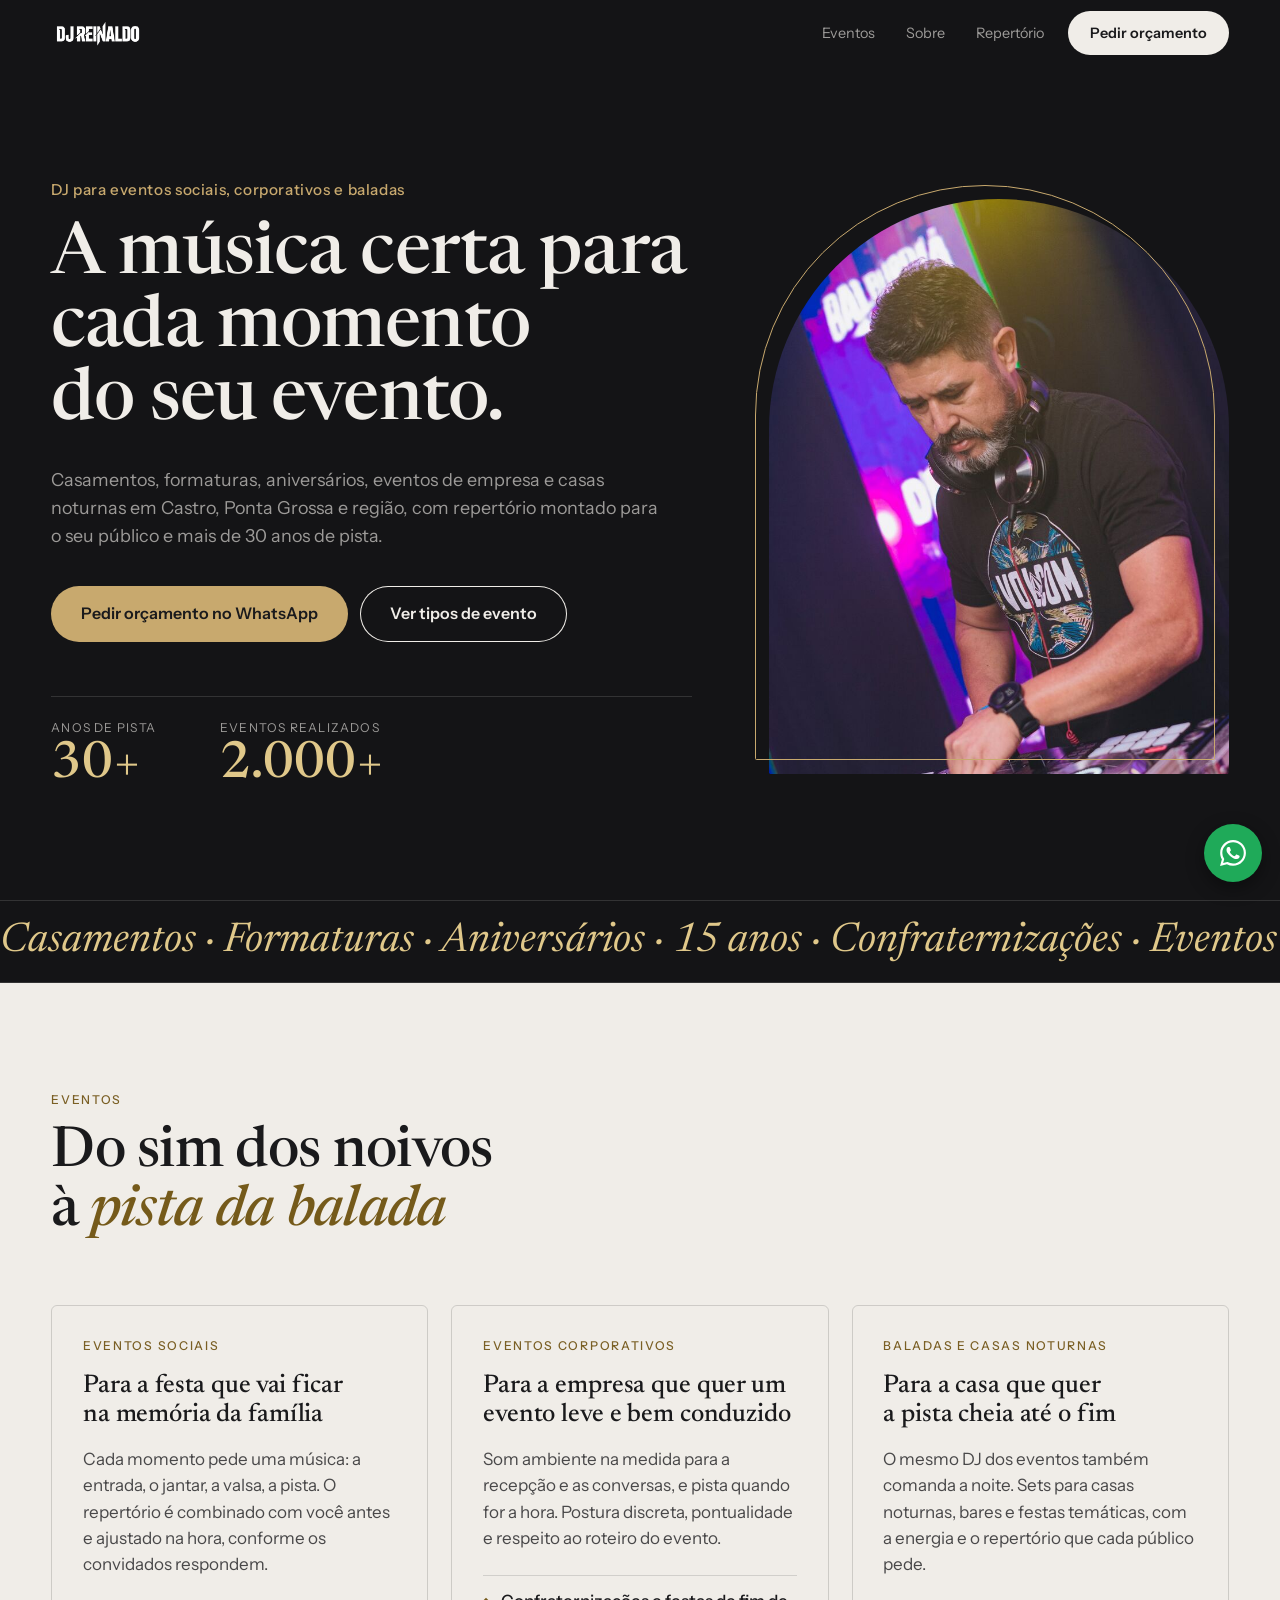
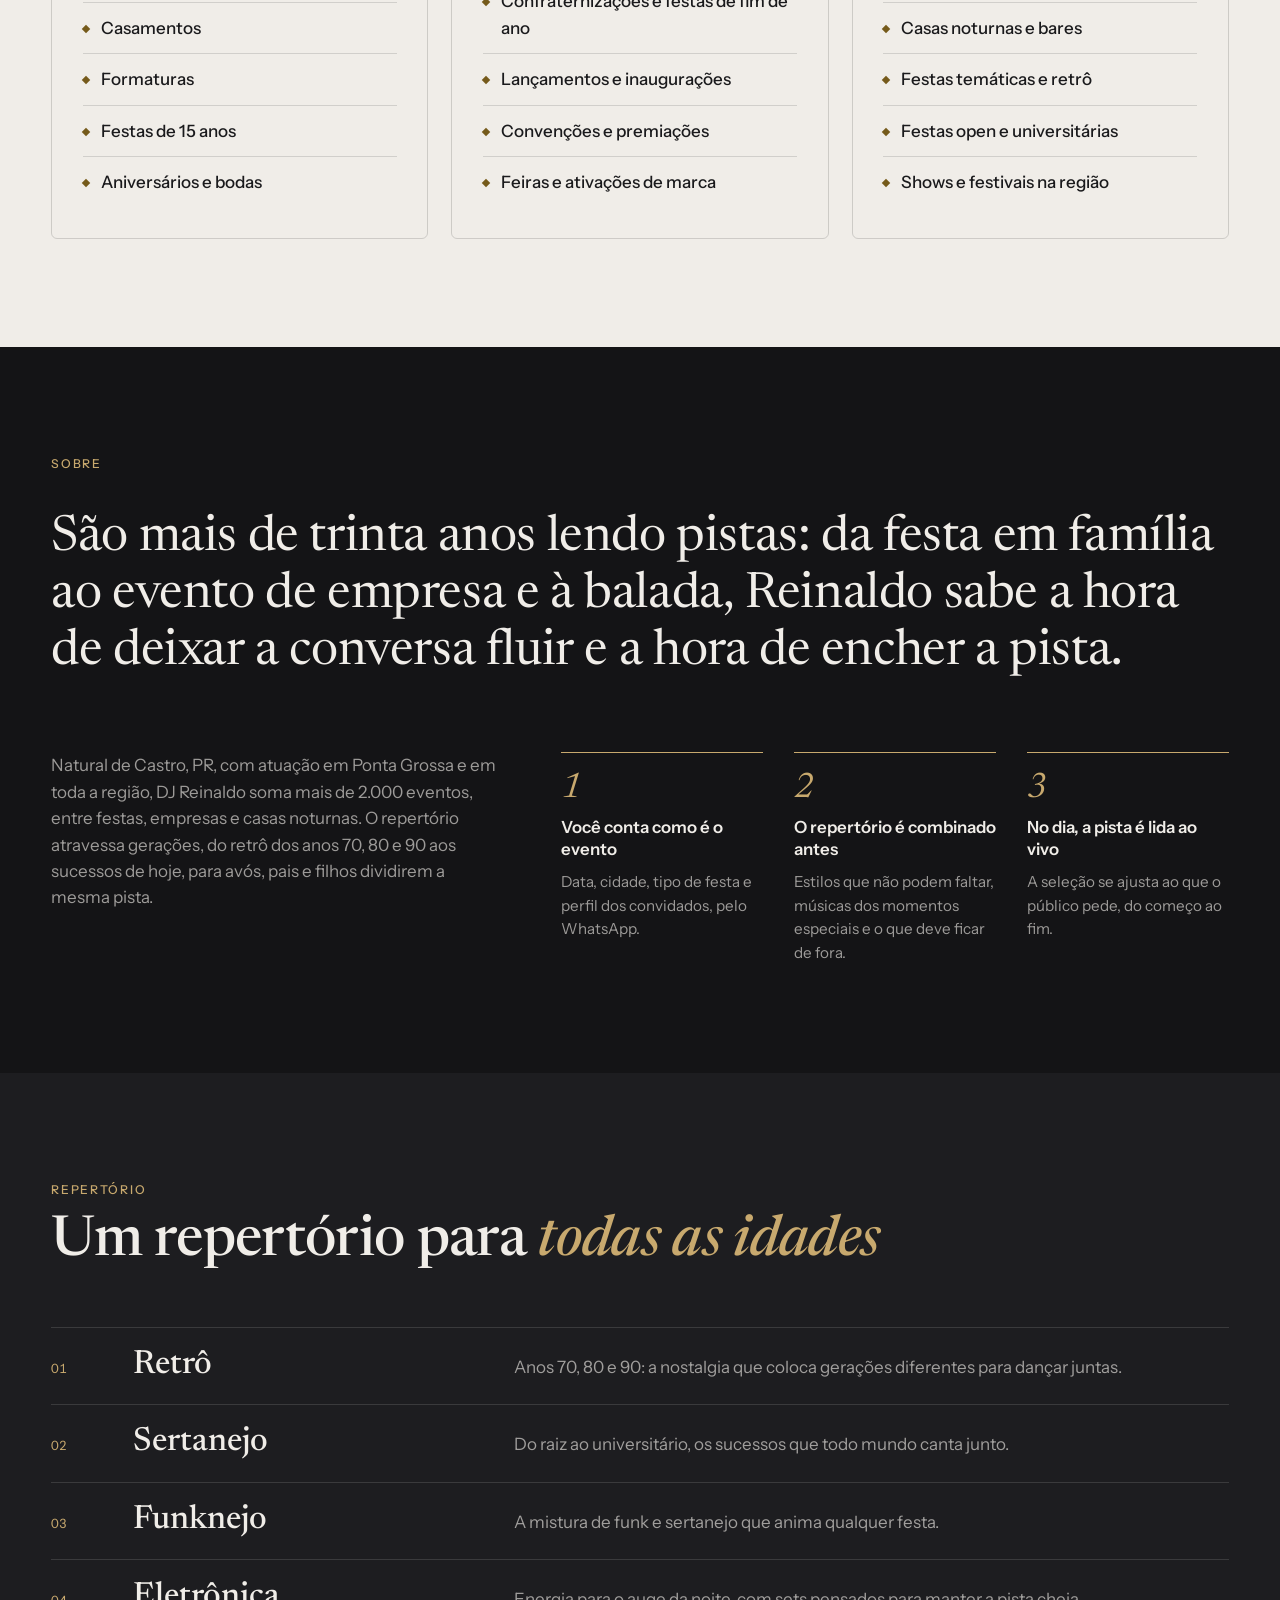
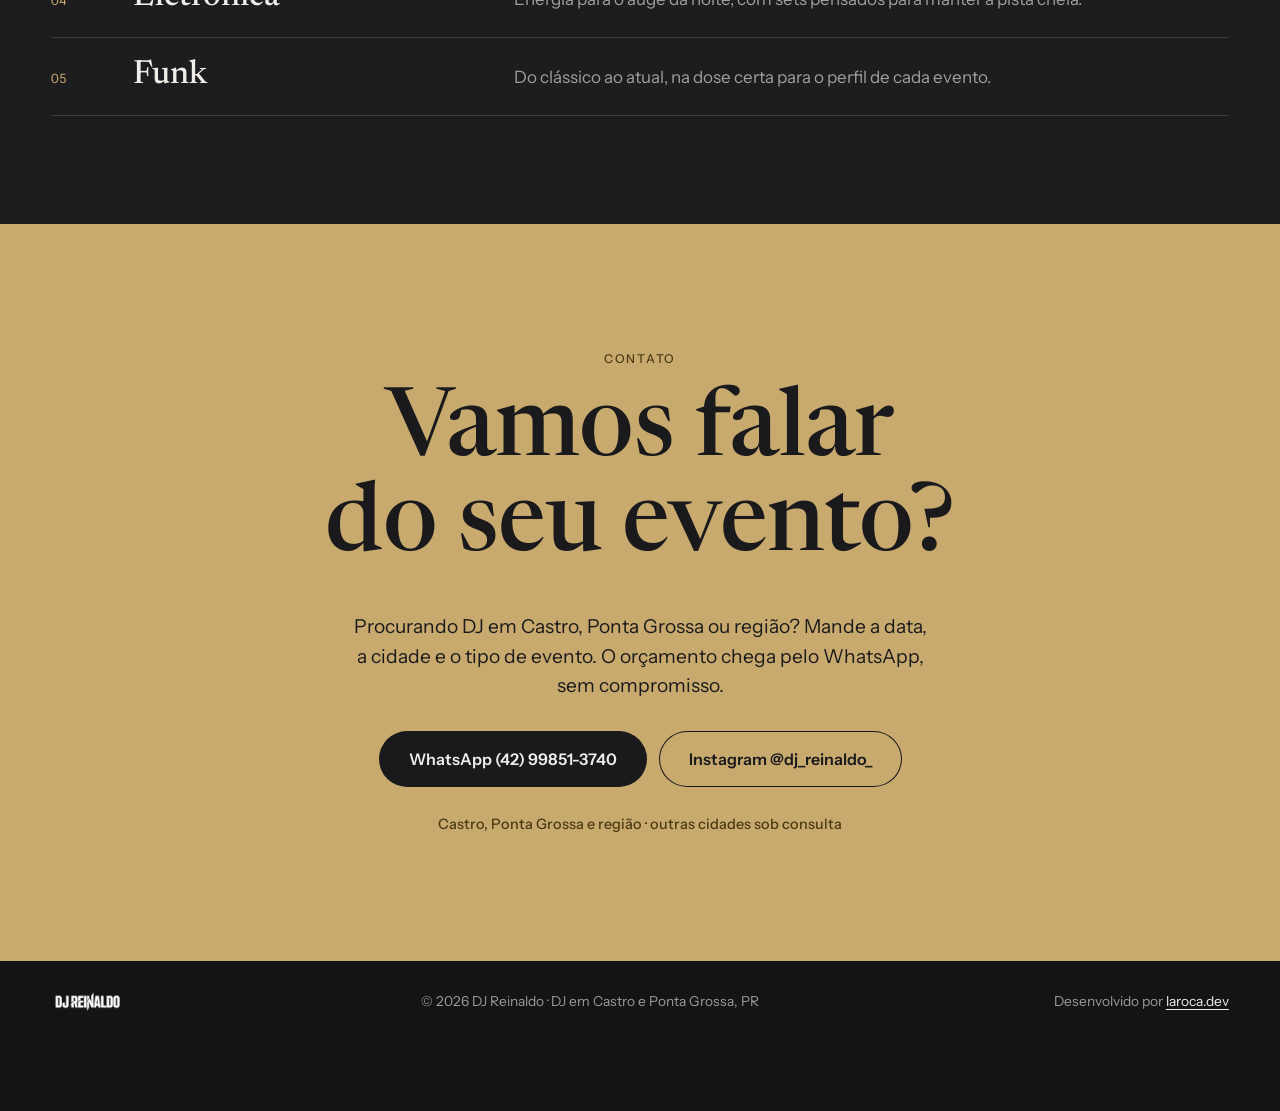
<file: index.html>
<!DOCTYPE html>
<html lang="pt-BR">
<head>
  <meta charset="UTF-8">
  <meta name="viewport" content="width=device-width, initial-scale=1">
  <meta name="theme-color" content="#141416">
  <meta name="description" content="DJ Reinaldo: DJ em Castro e Ponta Grossa, PR, para casamentos, formaturas, eventos corporativos e baladas. Mais de 30 anos de pista e 2.000 eventos.">
  <title>DJ Reinaldo | DJ em Castro e Ponta Grossa, PR: casamentos, empresas e baladas</title>
  <meta property="og:title" content="DJ Reinaldo | DJ para casamentos, eventos corporativos e baladas em Castro e Ponta Grossa, PR">
  <meta property="og:description" content="Mais de 30 anos de pista e 2.000 eventos. Casamentos, formaturas, aniversários, eventos corporativos e casas noturnas em Castro, Ponta Grossa e região.">
  <meta property="og:site_name" content="DJ Reinaldo">
  <meta property="og:image" content="https://djreinaldo.com.br/assets/images/og_img.png">
  <meta property="og:url" content="https://djreinaldo.com.br/">
  <meta property="og:type" content="website">
  <meta property="og:locale" content="pt_BR">
  <meta name="twitter:card" content="summary_large_image">
  <link rel="canonical" href="https://djreinaldo.com.br/">
  <link rel="icon" type="image/svg+xml" href="favicon.svg">
  <link rel="preconnect" href="https://fonts.googleapis.com">
  <link rel="preconnect" href="https://fonts.gstatic.com" crossorigin>
  <link href="https://fonts.googleapis.com/css2?family=Newsreader:ital,opsz,wght@0,6..72,400..600;1,6..72,400..600&family=Instrument+Sans:wght@400;500;600&display=swap" rel="stylesheet">
  <link rel="preload" as="image" href="assets/images/foto-hero.jpg">
  <link rel="stylesheet" href="css/style.css?v=2.5.0">
  <script>document.documentElement.classList.add('js')</script>
  <script type="application/ld+json">
{
  "@context": "https://schema.org",
  "@graph": [
    {
      "@type": "WebSite",
      "@id": "https://djreinaldo.com.br/#site",
      "url": "https://djreinaldo.com.br/",
      "name": "DJ Reinaldo",
      "inLanguage": "pt-BR"
    },
    {
      "@type": "EntertainmentBusiness",
      "@id": "https://djreinaldo.com.br/#dj",
      "name": "DJ Reinaldo",
      "description": "DJ em Castro e Ponta Grossa, PR, para casamentos, formaturas, aniversários, eventos corporativos e casas noturnas. Mais de 30 anos de pista e 2.000 eventos.",
      "url": "https://djreinaldo.com.br/",
      "image": "https://djreinaldo.com.br/assets/images/og_img.png",
      "logo": "https://djreinaldo.com.br/assets/images/logo.png",
      "telephone": "+55-42-99851-3740",
      "address": {
        "@type": "PostalAddress",
        "addressLocality": "Castro",
        "addressRegion": "PR",
        "addressCountry": "BR"
      },
      "areaServed": [
        {
          "@type": "City",
          "name": "Castro, PR"
        },
        {
          "@type": "City",
          "name": "Ponta Grossa, PR"
        },
        {
          "@type": "State",
          "name": "Paraná"
        }
      ],
      "knowsAbout": [
        "DJ para casamento",
        "DJ para formatura",
        "DJ para festa de 15 anos",
        "DJ para aniversário",
        "DJ para evento corporativo",
        "DJ para balada"
      ],
      "sameAs": [
        "https://instagram.com/dj_reinaldo_"
      ]
    }
  ]
}
  </script>
</head>
<body>
  <a class="skip" href="#conteudo">Pular para o conteúdo</a>

  <header class="top">
    <a class="top-logo" href="#conteudo" aria-label="DJ Reinaldo, início"><img src="assets/images/logo.png" alt="" width="2784" height="1052"></a>
    <nav class="top-nav" aria-label="Principal">
      <a href="#eventos">Eventos</a>
      <a href="#sobre">Sobre</a>
      <a href="#repertorio">Repertório</a>
      <a href="#galeria">Galeria</a>
    </nav>
    <a class="pill" href="#contato">Pedir orçamento</a>
  </header>

  <main id="conteudo">
    <section class="hero">
      <div class="hero-txt">
        <p class="tag">DJ para eventos sociais, corporativos e baladas</p>
        <h1 data-split="words">A música certa para cada momento do seu evento.</h1>
        <p class="hero-sub">Casamentos, formaturas, aniversários, eventos de empresa e casas noturnas em Castro, Ponta Grossa e região, com repertório montado para o seu público e mais de 30 anos de pista.</p>
        <div class="hero-acoes">
          <a class="pill pill-ouro pill-lg" href="https://wa.me/5542998513740?text=Ol%C3%A1%20DJ%20Reinaldo!%20Gostaria%20de%20um%20or%C3%A7amento.%20Data%20do%20evento%3A%20%20%7C%20Cidade%3A%20%20%7C%20Tipo%20de%20evento%3A%20" target="_blank" rel="noopener">Pedir orçamento no WhatsApp</a>
          <a class="pill pill-linha pill-lg" href="#eventos">Ver tipos de evento</a>
        </div>
        <dl class="stats">
          <div><dt>Anos de pista</dt><dd>30+</dd></div>
          <div><dt>Eventos realizados</dt><dd>2.000+</dd></div>
        </dl>
      </div>
      <figure class="hero-foto">
        <img src="assets/images/foto-hero.jpg" alt="DJ Reinaldo tocando numa mesa de som" width="800" height="1200" fetchpriority="high">
      </figure>
    </section>

    <!-- 4 cópias iguais: a animação anda exatamente 1 cópia e recomeça, sem emenda -->
    <div class="rolante" aria-hidden="true"><div><span>Casamentos · Formaturas · Aniversários · 15 anos · Confraternizações · Eventos corporativos · Baladas · </span><span>Casamentos · Formaturas · Aniversários · 15 anos · Confraternizações · Eventos corporativos · Baladas · </span><span>Casamentos · Formaturas · Aniversários · 15 anos · Confraternizações · Eventos corporativos · Baladas · </span><span>Casamentos · Formaturas · Aniversários · 15 anos · Confraternizações · Eventos corporativos · Baladas · </span></div></div>

    <section class="eventos" id="eventos">
      <div class="wrap">
        <div class="cab">
          <p class="tag">Eventos</p>
          <h2 class="titulo">Do sim dos noivos à <em>pista da balada</em></h2>
        </div>
        <div class="duplo">
          <article class="bloco" data-rev>
            <p class="tag">Eventos sociais</p>
            <h3>Para a festa que vai ficar na memória da família</h3>
            <p>Cada momento pede uma música: a entrada, o jantar, a valsa, a pista. O repertório é combinado com você antes e ajustado na hora, conforme os convidados respondem.</p>
            <ul>
              <li>Casamentos</li>
              <li>Formaturas</li>
              <li>Festas de 15 anos</li>
              <li>Aniversários e bodas</li>
            </ul>
          </article>
          <article class="bloco" data-rev>
            <p class="tag">Eventos corporativos</p>
            <h3>Para a empresa que quer um evento leve e bem conduzido</h3>
            <p>Som ambiente na medida para a recepção e as conversas, e pista quando for a hora. Postura discreta, pontualidade e respeito ao roteiro do evento.</p>
            <ul>
              <li>Confraternizações e festas de fim de ano</li>
              <li>Lançamentos e inaugurações</li>
              <li>Convenções e premiações</li>
              <li>Feiras e ativações de marca</li>
            </ul>
          </article>
          <article class="bloco" data-rev>
            <p class="tag">Baladas e casas noturnas</p>
            <h3>Para a casa que quer a pista cheia até o fim</h3>
            <p>O mesmo DJ dos eventos também comanda a noite. Sets para casas noturnas, bares e festas temáticas, com a energia e o repertório que cada público pede.</p>
            <ul>
              <li>Casas noturnas e bares</li>
              <li>Festas temáticas e retrô</li>
              <li>Festas open e universitárias</li>
              <li>Shows e festivais na região</li>
            </ul>
          </article>
        </div>
      </div>
    </section>

    <section class="sobre wrap" id="sobre">
      <p class="tag">Sobre</p>
      <p class="statement" data-split="words" data-scrub>São mais de trinta anos lendo pistas: da festa em família ao evento de empresa e à balada, Reinaldo sabe a hora de deixar a conversa fluir e a hora de encher a pista.</p>
      <div class="sobre-foot">
        <p data-rev>Natural de Castro, PR, com atuação em Ponta Grossa e em toda a região, DJ Reinaldo soma mais de 2.000 eventos, entre festas, empresas e casas noturnas. O repertório atravessa gerações, do retrô dos anos 70, 80 e 90 aos sucessos de hoje, para avós, pais e filhos dividirem a mesma pista.</p>
        <ol class="passos">
          <li data-rev><span>1</span><h3>Você conta como é o evento</h3><p>Data, cidade, tipo de festa e perfil dos convidados, pelo WhatsApp.</p></li>
          <li data-rev><span>2</span><h3>O repertório é combinado antes</h3><p>Estilos que não podem faltar, músicas dos momentos especiais e o que deve ficar de fora.</p></li>
          <li data-rev><span>3</span><h3>No dia, a pista é lida ao vivo</h3><p>A seleção se ajusta ao que o público pede, do começo ao fim.</p></li>
        </ol>
      </div>
    </section>

    <section class="repertorio" id="repertorio">
      <div class="wrap">
        <div class="cab">
          <p class="tag">Repertório</p>
          <h2 class="titulo">Um repertório para <em>todas as idades</em></h2>
        </div>
        <ol class="faixas">
          <li><span>01</span><h3>Retrô</h3><p>Anos 70, 80 e 90: a nostalgia que coloca gerações diferentes para dançar juntas.</p></li>
          <li><span>02</span><h3>Sertanejo</h3><p>Do raiz ao universitário, os sucessos que todo mundo canta junto.</p></li>
          <li><span>03</span><h3>Funknejo</h3><p>A mistura de funk e sertanejo que anima qualquer festa.</p></li>
          <li><span>04</span><h3>Eletrônica</h3><p>Energia para o auge da noite, com sets pensados para manter a pista cheia.</p></li>
          <li><span>05</span><h3>Funk</h3><p>Do clássico ao atual, na dose certa para o perfil de cada evento.</p></li>
        </ol>
      </div>
    </section>

    <section class="galeria wrap" id="galeria">
      <div class="cab">
        <p class="tag">Galeria</p>
        <h2 class="titulo">Momentos <em>de pista</em></h2>
      </div>
      <!-- Grade 3x3 montada pelo js/main.js com as fotos do galeria.json publicado pela Central (R2); clique abre o visor. -->
      <div class="grade"></div>
    </section>

    <section class="contato" id="contato">
      <div class="wrap">
        <p class="tag">Contato</p>
        <h2 class="mega" data-split="words">Vamos falar do seu evento?</h2>
        <p class="contato-txt" data-rev>Procurando DJ em Castro, Ponta Grossa ou região? Mande a data, a cidade e o tipo de evento. O orçamento chega pelo WhatsApp, sem compromisso.</p>
        <div class="contato-acoes" data-rev>
          <a class="pill pill-ouro pill-lg" href="https://wa.me/5542998513740?text=Ol%C3%A1%20DJ%20Reinaldo!%20Gostaria%20de%20um%20or%C3%A7amento.%20Data%20do%20evento%3A%20%20%7C%20Cidade%3A%20%20%7C%20Tipo%20de%20evento%3A%20" target="_blank" rel="noopener">WhatsApp (42) 99851-3740</a>
          <a class="pill pill-linha pill-lg" href="https://instagram.com/dj_reinaldo_" target="_blank" rel="noopener">Instagram @dj_reinaldo_</a>
        </div>
        <p class="contato-area" data-rev>Castro, Ponta Grossa e região · outras cidades sob consulta</p>
      </div>
    </section>
  </main>

  <footer class="rodape wrap">
    <img src="assets/images/logo.png" alt="DJ Reinaldo" width="2784" height="1052" loading="lazy">
    <p>© <span id="ano">2026</span> DJ Reinaldo · DJ em Castro e Ponta Grossa, PR</p>
    <p>Desenvolvido por <a href="https://laroca.dev" target="_blank" rel="noopener">laroca.dev</a></p>
  </footer>

  <a class="zap" href="https://wa.me/5542998513740?text=Ol%C3%A1%20DJ%20Reinaldo!%20Gostaria%20de%20um%20or%C3%A7amento." target="_blank" rel="noopener" aria-label="Falar com o DJ Reinaldo no WhatsApp">
    <svg viewBox="0 0 24 24" width="26" height="26" aria-hidden="true"><path fill="currentColor" d="M17.47 14.38c-.3-.15-1.76-.87-2.03-.97-.27-.1-.47-.15-.67.15-.2.3-.77.97-.94 1.16-.17.2-.35.22-.64.08-.3-.15-1.26-.46-2.4-1.48-.88-.79-1.48-1.76-1.65-2.06-.17-.3-.02-.46.13-.6.13-.14.3-.35.45-.52.15-.18.2-.3.3-.5.1-.2.05-.37-.03-.52-.07-.15-.67-1.61-.91-2.2-.24-.58-.49-.5-.67-.51l-.57-.01c-.2 0-.52.07-.8.37-.27.3-1.04 1.02-1.04 2.48s1.07 2.88 1.21 3.07c.15.2 2.1 3.2 5.08 4.49.71.3 1.26.49 1.7.63.71.22 1.36.19 1.87.12.57-.09 1.76-.72 2-1.42.25-.7.25-1.29.18-1.42-.08-.12-.27-.2-.57-.35M12.05 21.79h-.01a9.87 9.87 0 0 1-5.03-1.38l-.36-.21-3.74.98 1-3.65-.24-.37a9.86 9.86 0 0 1-1.51-5.26c0-5.45 4.44-9.88 9.89-9.88 2.64 0 5.12 1.03 6.99 2.9a9.82 9.82 0 0 1 2.89 6.99c0 5.45-4.44 9.88-9.88 9.88M20.46 3.49A11.82 11.82 0 0 0 12.05 0C5.5 0 .16 5.34.16 11.89c0 2.1.55 4.14 1.59 5.95L.06 24l6.3-1.65a11.88 11.88 0 0 0 5.68 1.45h.01c6.55 0 11.89-5.34 11.89-11.89 0-3.18-1.24-6.17-3.48-8.42"/></svg>
  </a>

  <dialog class="visor" aria-label="Foto ampliada">
    <img alt="" decoding="async">
    <p class="visor-n" aria-live="polite"></p>
    <button class="visor-x" type="button" aria-label="Fechar">×</button>
    <button class="visor-ant" type="button" aria-label="Foto anterior">‹</button>
    <button class="visor-prox" type="button" aria-label="Próxima foto">›</button>
  </dialog>

  <script src="js/main.js?v=2.5.1" defer></script>
</body>
</html>
</file>
<file: css/style.css>
/* DJ Reinaldo v2 — grafite e dourado (identidade do cliente), voltado a quem contrata para eventos sociais e corporativos */
:root {
  --grafite: #141416;
  --grafite2: #1d1d20;
  --papel: #f0ede8;
  --tinta: #1a1a1c;
  --ouro: #c8a96e;
  --ouro-claro: #e0c88a;
  --suave: rgba(240, 237, 232, .62);
  --linha: rgba(240, 237, 232, .14);
  --serif: 'Newsreader', Georgia, 'Times New Roman', serif;
  --sans: 'Instrument Sans', system-ui, sans-serif;
  --gutter: clamp(18px, 4vw, 64px);
  --ease: cubic-bezier(.22, 1, .36, 1);
}

*, *::before, *::after { box-sizing: border-box; margin: 0; padding: 0; }
html { scroll-behavior: smooth; scroll-padding-top: 76px; -webkit-text-size-adjust: 100%; }
body { background: var(--grafite); color: var(--papel); font: 400 1.0625rem/1.55 var(--sans); -webkit-font-smoothing: antialiased; }
img { display: block; max-width: 100%; }
a { color: inherit; text-decoration: none; }
ul, ol { list-style: none; }
button { font: inherit; color: inherit; background: none; border: 0; cursor: pointer; }
:focus-visible { outline: 2px solid var(--ouro-claro); outline-offset: 3px; }
::selection { background: var(--ouro); color: var(--tinta); }

.wrap { padding-inline: var(--gutter); max-width: 1440px; margin-inline: auto; }
.skip { position: fixed; left: 12px; top: -60px; z-index: 100; background: var(--papel); color: var(--tinta); padding: 10px 16px; border-radius: 99px; }
.skip:focus { top: 12px; }
.tag { font-size: .76rem; font-weight: 500; letter-spacing: .14em; text-transform: uppercase; color: var(--ouro); }

.pill {
  display: inline-flex; align-items: center; justify-content: center; min-height: 44px; padding: 0 22px; border-radius: 99px;
  background: var(--papel); color: var(--tinta); font-size: .9rem; font-weight: 600; white-space: nowrap;
  transition: background .25s, color .25s, transform .25s var(--ease);
}
.pill:hover { background: var(--ouro-claro); }
.pill:active { transform: scale(.97); }
.pill-ouro { background: var(--ouro); }
.pill-linha { background: none; color: inherit; box-shadow: inset 0 0 0 1px currentColor; }
.pill-linha:hover { background: var(--papel); color: var(--tinta); }
.pill-lg { min-height: 56px; padding: 0 30px; font-size: 1rem; }

/* ---------- Topo ---------- */
.top { position: fixed; inset: 0 0 auto; z-index: 40; display: flex; align-items: center; gap: 24px; padding: 10px var(--gutter); transition: background .35s; }
.rolou .top { background: rgba(20, 20, 22, .92); border-bottom: 1px solid var(--linha); }
.top-logo img { height: 36px; width: auto; }
.top-nav { display: flex; gap: clamp(16px, 2.4vw, 36px); margin-left: auto; font-size: .9rem; }
.top-nav a { padding: 12px 0; position: relative; color: var(--suave); transition: color .2s; }
.top-nav a::after { content: ''; position: absolute; left: 0; right: 0; bottom: 8px; height: 1px; background: var(--ouro); transform: scaleX(0); transform-origin: left; transition: transform .35s var(--ease); }
.top-nav a:hover { color: var(--papel); }
.top-nav a:hover::after { transform: scaleX(1); }

/* ---------- Hero ---------- */
.hero { min-height: 100svh; display: grid; grid-template-columns: minmax(0, 1.15fr) minmax(0, .85fr); align-items: center; gap: clamp(24px, 5vw, 80px); padding: clamp(96px, 14vh, 140px) var(--gutter) clamp(32px, 6vh, 64px); max-width: 1440px; margin-inline: auto; }
.hero .tag { font-size: .95rem; letter-spacing: .04em; text-transform: none; }
.hero h1 { margin-top: 18px; font: 500 clamp(2.5rem, 5.6vw, 5.4rem)/1.02 var(--serif); letter-spacing: -.012em; text-wrap: balance; }
.hero-sub { margin-top: clamp(18px, 3vh, 30px); max-width: 34em; font-size: clamp(1.05rem, 1.4vw, 1.25rem); color: var(--suave); }
.hero-acoes { margin-top: clamp(24px, 4vh, 40px); display: flex; flex-wrap: wrap; gap: 12px; }
.stats { margin-top: clamp(32px, 6vh, 64px); display: flex; gap: clamp(28px, 5vw, 72px); padding-top: 22px; border-top: 1px solid var(--linha); }
.stats dt { font-size: .76rem; letter-spacing: .1em; text-transform: uppercase; color: var(--suave); }
.stats dd { font: 500 clamp(2.2rem, 4vw, 3.6rem)/1.1 var(--serif); color: var(--ouro-claro); font-variant-numeric: tabular-nums; }
/* retrato em arco, com um fio dourado deslocado */
.hero-foto { position: relative; justify-self: end; width: min(100%, 460px); }
.hero-foto img { width: 100%; height: auto; aspect-ratio: 4 / 5; object-fit: cover; object-position: 40% 20%; border-radius: 999px 999px 6px 6px; }
.hero-foto::before { content: ''; position: absolute; inset: -14px 14px 14px -14px; border: 1px solid var(--ouro); border-radius: 999px 999px 6px 6px; pointer-events: none; }

/* ---------- Faixa de tipos de evento ---------- */
.rolante { overflow: hidden; padding-block: 16px; border-block: 1px solid var(--linha); }
.rolante div { display: flex; width: max-content; animation: rola 34s linear infinite; will-change: transform; }
.rolante span { flex: none; white-space: pre; font: italic 400 clamp(1.5rem, 3.2vw, 2.8rem)/1.2 var(--serif); color: var(--ouro-claro); }
@keyframes rola { to { transform: translateX(-25%); } }

/* ---------- Cabeçalho de seção ---------- */
.cab { display: grid; gap: 14px; }
.titulo { font: 500 clamp(2rem, 4.4vw, 4rem)/1.05 var(--serif); letter-spacing: -.012em; text-wrap: balance; max-width: 15em; }
.titulo em { font-style: italic; color: var(--ouro); }

/* ---------- Eventos (seção clara) ---------- */
.eventos { background: var(--papel); color: var(--tinta); padding-block: clamp(64px, 12vh, 130px); }
.eventos .tag { color: #7a5f24; }
.eventos .titulo em { color: #755a1a; }
.duplo { margin-top: clamp(36px, 7vh, 72px); display: grid; grid-template-columns: repeat(3, 1fr); gap: clamp(14px, 1.8vw, 28px); }
.bloco { display: grid; align-content: start; gap: 16px; padding: clamp(22px, 2.4vw, 38px); border: 1px solid rgba(26, 26, 28, .16); border-radius: 6px; transition: border-color .3s, background .3s; }
.bloco:hover { border-color: #755a1a; background: #f7f4ee; }
.bloco h3 { font: 500 clamp(1.45rem, 2vw, 1.9rem)/1.14 var(--serif); letter-spacing: -.005em; text-wrap: balance; }
.bloco > p:not(.tag) { color: rgba(26, 26, 28, .78); max-width: 34em; }
.bloco ul { margin-top: 8px; }
.bloco li { display: flex; align-items: baseline; gap: 12px; padding: 12px 0; border-top: 1px solid rgba(26, 26, 28, .14); font-weight: 500; }
.bloco li::before { content: ''; flex: none; width: 6px; height: 6px; rotate: 45deg; background: #755a1a; translate: 0 -2px; }

/* ---------- Sobre ---------- */
.sobre { padding-block: clamp(64px, 12vh, 130px); }
.statement { margin-top: clamp(20px, 4vh, 40px); max-width: 24em; font: 400 clamp(1.7rem, 3.9vw, 3.6rem)/1.14 var(--serif); letter-spacing: -.008em; text-wrap: balance; }
.sobre-foot { margin-top: clamp(40px, 8vh, 96px); display: grid; grid-template-columns: minmax(0, 1fr) minmax(0, 1.5fr); gap: clamp(28px, 5vw, 80px); align-items: start; }
.sobre-foot > p { color: var(--suave); max-width: 30em; }
.passos { display: grid; grid-template-columns: repeat(3, 1fr); gap: clamp(16px, 2.4vw, 32px); }
.passos li { display: grid; align-content: start; gap: 10px; padding-top: 18px; border-top: 1px solid var(--ouro); }
.passos span { font: italic 400 2.2rem/1 var(--serif); color: var(--ouro); }
.passos h3 { font-size: 1.05rem; font-weight: 600; line-height: 1.3; }
.passos p { font-size: .95rem; color: var(--suave); }

/* ---------- Repertório ---------- */
.repertorio { padding-block: clamp(64px, 12vh, 130px); background: var(--grafite2); }
.faixas { margin-top: clamp(32px, 6vh, 64px); }
.faixas li { display: grid; grid-template-columns: 3.4em minmax(8em, 1fr) minmax(0, 2fr); gap: 4px 24px; align-items: baseline; padding: 20px 0; border-top: 1px solid var(--linha); transition: background .3s; }
.faixas li:last-child { border-bottom: 1px solid var(--linha); }
.faixas li:hover { background: rgba(200, 169, 110, .07); }
.faixas li > * { transition: translate .4s var(--ease); }
.faixas li:hover > * { translate: 14px 0; }
.faixas span { font-size: .8rem; color: var(--ouro); font-variant-numeric: tabular-nums; }
.faixas h3 { font: 500 clamp(1.5rem, 2.6vw, 2.4rem)/1.1 var(--serif); }
.faixas p { color: var(--suave); max-width: 36em; }

/* ---------- Galeria: grade ---------- */
.galeria { padding-block: clamp(64px, 12vh, 130px); }
[hidden] { display: none !important; }
.grade { margin-top: clamp(36px, 7vh, 72px); display: grid; grid-template-columns: repeat(3, 1fr); gap: clamp(8px, 1.4vw, 18px); }
.foto { display: block; padding: 0; overflow: hidden; border-radius: 6px; background: rgba(240, 237, 232, .06); aspect-ratio: 4 / 5; cursor: zoom-in; }
.foto img { width: 100%; height: 100%; object-fit: cover; transition: transform .7s var(--ease), opacity .5s var(--ease); }
.foto img.troca { opacity: 0; transform: scale(1.06); }
.foto:hover img, .foto:focus-visible img { transform: scale(1.04); }
.foto:focus-visible { outline: 2px solid var(--ouro); outline-offset: 3px; }
.js .foto { opacity: 0; transform: translateY(24px); transition: opacity .4s var(--ease), transform .4s var(--ease); transition-delay: calc(var(--k, 0) * 70ms); }
.js .foto.in { opacity: 1; transform: none; }

.visor { position: fixed; inset: 0; width: 100vw; height: 100dvh; max-width: none; max-height: none; border: 0; background: rgba(20, 20, 22, .95); color: #fff; }
.visor[open] { display: grid; place-items: center; }
.visor::backdrop { background: var(--grafite); }
.visor img { max-width: 92vw; max-height: 88dvh; object-fit: contain; }
.visor button { position: absolute; width: 52px; height: 52px; border-radius: 50%; background: rgba(240, 237, 232, .14); font-size: 1.7rem; line-height: 1; transition: background .2s, color .2s; }
.visor button:hover { background: var(--ouro); color: var(--tinta); }
.visor-n { position: absolute; top: 28px; left: 20px; font-size: .9rem; color: var(--suave); }
.visor-x { top: 16px; right: 16px; }
.visor-ant { left: 16px; top: 50%; translate: 0 -50%; }
.visor-prox { right: 16px; top: 50%; translate: 0 -50%; }

/* ---------- Contato e rodapé ---------- */
.contato { padding-block: clamp(72px, 14vh, 150px); background: var(--ouro); color: var(--tinta); text-align: center; }
.contato .tag { color: #4b3a12; }
.mega { margin: 18px auto 0; max-width: 12em; font: 500 clamp(2.6rem, 7.4vw, 7rem)/1 var(--serif); letter-spacing: -.008em; text-wrap: balance; }
.contato-txt { max-width: 30em; margin: clamp(20px, 4vh, 36px) auto 0; font-size: clamp(1.05rem, 1.5vw, 1.3rem); }
.contato-acoes { margin-top: 30px; display: flex; justify-content: center; flex-wrap: wrap; gap: 12px; }
.contato .pill-ouro { background: var(--tinta); color: var(--papel); }
.contato .pill-ouro:hover { background: #000; }
.contato-area { margin-top: 26px; font-size: .9rem; font-weight: 500; color: #4b3a12; }
.rodape { display: flex; justify-content: space-between; align-items: center; flex-wrap: wrap; gap: 14px 24px; padding-block: 26px 96px; font-size: .86rem; color: var(--suave); }
.rodape img { height: 28px; width: auto; }
.rodape a { color: var(--papel); text-decoration: underline; text-underline-offset: 3px; }

/* botão flutuante do WhatsApp */
.zap { position: fixed; right: 18px; bottom: 18px; z-index: 30; display: grid; place-items: center; width: 58px; height: 58px; border-radius: 50%; background: #1faa59; color: #fff; box-shadow: 0 6px 18px rgba(0, 0, 0, .4); transition: transform .3s var(--ease), background .2s; }
.zap:hover { transform: scale(1.08); background: #17914a; }

/* ---------- Entradas ---------- */
.js [data-split] span { display: inline-block; opacity: 0; transform: translateY(.5em); transition: opacity .8s var(--ease), transform .8s var(--ease); transition-delay: calc(var(--i) * 45ms); }
.js [data-split].in span { opacity: 1; transform: none; }
.js .statement span { opacity: clamp(.16, calc(var(--s, 1) * var(--n, 1) * 2.4 - var(--i)), 1); transform: none; transition: opacity .3s linear; transition-delay: 0s; }
.js [data-rev] { opacity: 0; transform: translateY(36px); transition: opacity .9s var(--ease), transform .9s var(--ease); }
.js [data-rev].in { opacity: 1; transform: none; }
.js .hero-foto[data-rev] { transform: translateY(36px) scale(.96); transition-duration: 1.2s; }
.js .hero-foto[data-rev].in { transform: none; }
.js .cab[data-rev] .titulo { clip-path: inset(-10% 100% -10% 0); transition: clip-path 1.2s var(--ease) .15s; }
.js .cab[data-rev].in .titulo { clip-path: inset(-10% 0 -10% 0); }
.js .faixas li { opacity: 0; }
.js .faixas li.in { animation: linha-in .9s var(--ease) both; animation-delay: calc(var(--k, 0) * 80ms); }
@keyframes linha-in { from { opacity: 0; transform: translateX(-40px); } to { opacity: 1; } }
.js .passos li[data-rev], .js .hero-acoes[data-rev], .js .stats[data-rev] { transition-delay: calc(var(--k, 0) * 110ms + .1s); }
.js .bloco li { opacity: 0; transform: translateX(-16px); transition: opacity .7s var(--ease), transform .7s var(--ease); transition-delay: calc(var(--k, 0) * 90ms + .35s); }
.js .bloco.in li { opacity: 1; transform: none; }

@media (max-width: 1100px) { .duplo { grid-template-columns: 1fr; } }
@media (max-width: 900px) {
  .top-nav { display: none; }
  .top { justify-content: space-between; }
  /* no celular a foto vira o fundo do hero */
  .hero { grid-template-columns: 1fr; position: relative; isolation: isolate; align-items: end; }
  .hero-foto { position: absolute; inset: 0; z-index: -1; width: auto; }
  .hero-foto img { width: 100%; height: 100%; aspect-ratio: auto; border-radius: 0; object-position: 50% 15%; }
  .hero-foto::before { inset: 0; border: 0; border-radius: 0; background: linear-gradient(to bottom, rgba(20, 20, 22, .55), rgba(20, 20, 22, .45) 30%, rgba(20, 20, 22, .94) 72%, var(--grafite)); }
  .js .hero-foto[data-rev] { transform: none; }
  .hero-acoes .pill { flex: 1 1 100%; }
  .duplo, .sobre-foot, .passos { grid-template-columns: 1fr; }
  .faixas li { grid-template-columns: 2.6em 1fr; }
  .faixas p { grid-column: 2; }
  .grade { gap: 6px; }
  .rodape { justify-content: center; text-align: center; }
}

@media (prefers-reduced-motion: reduce) {
  html { scroll-behavior: auto; }
  *, *::before, *::after { animation: none !important; transition-duration: .01ms !important; transition-delay: 0s !important; }
  .js [data-split] span, .js [data-rev], .js .faixas li, .js .bloco li, .js .hero-foto[data-rev] { opacity: 1; transform: none; }
  .js .statement span { opacity: 1; }
  .js .cab[data-rev] .titulo { clip-path: none; }
  .js .foto { opacity: 1; transform: none; }
}
</file>
